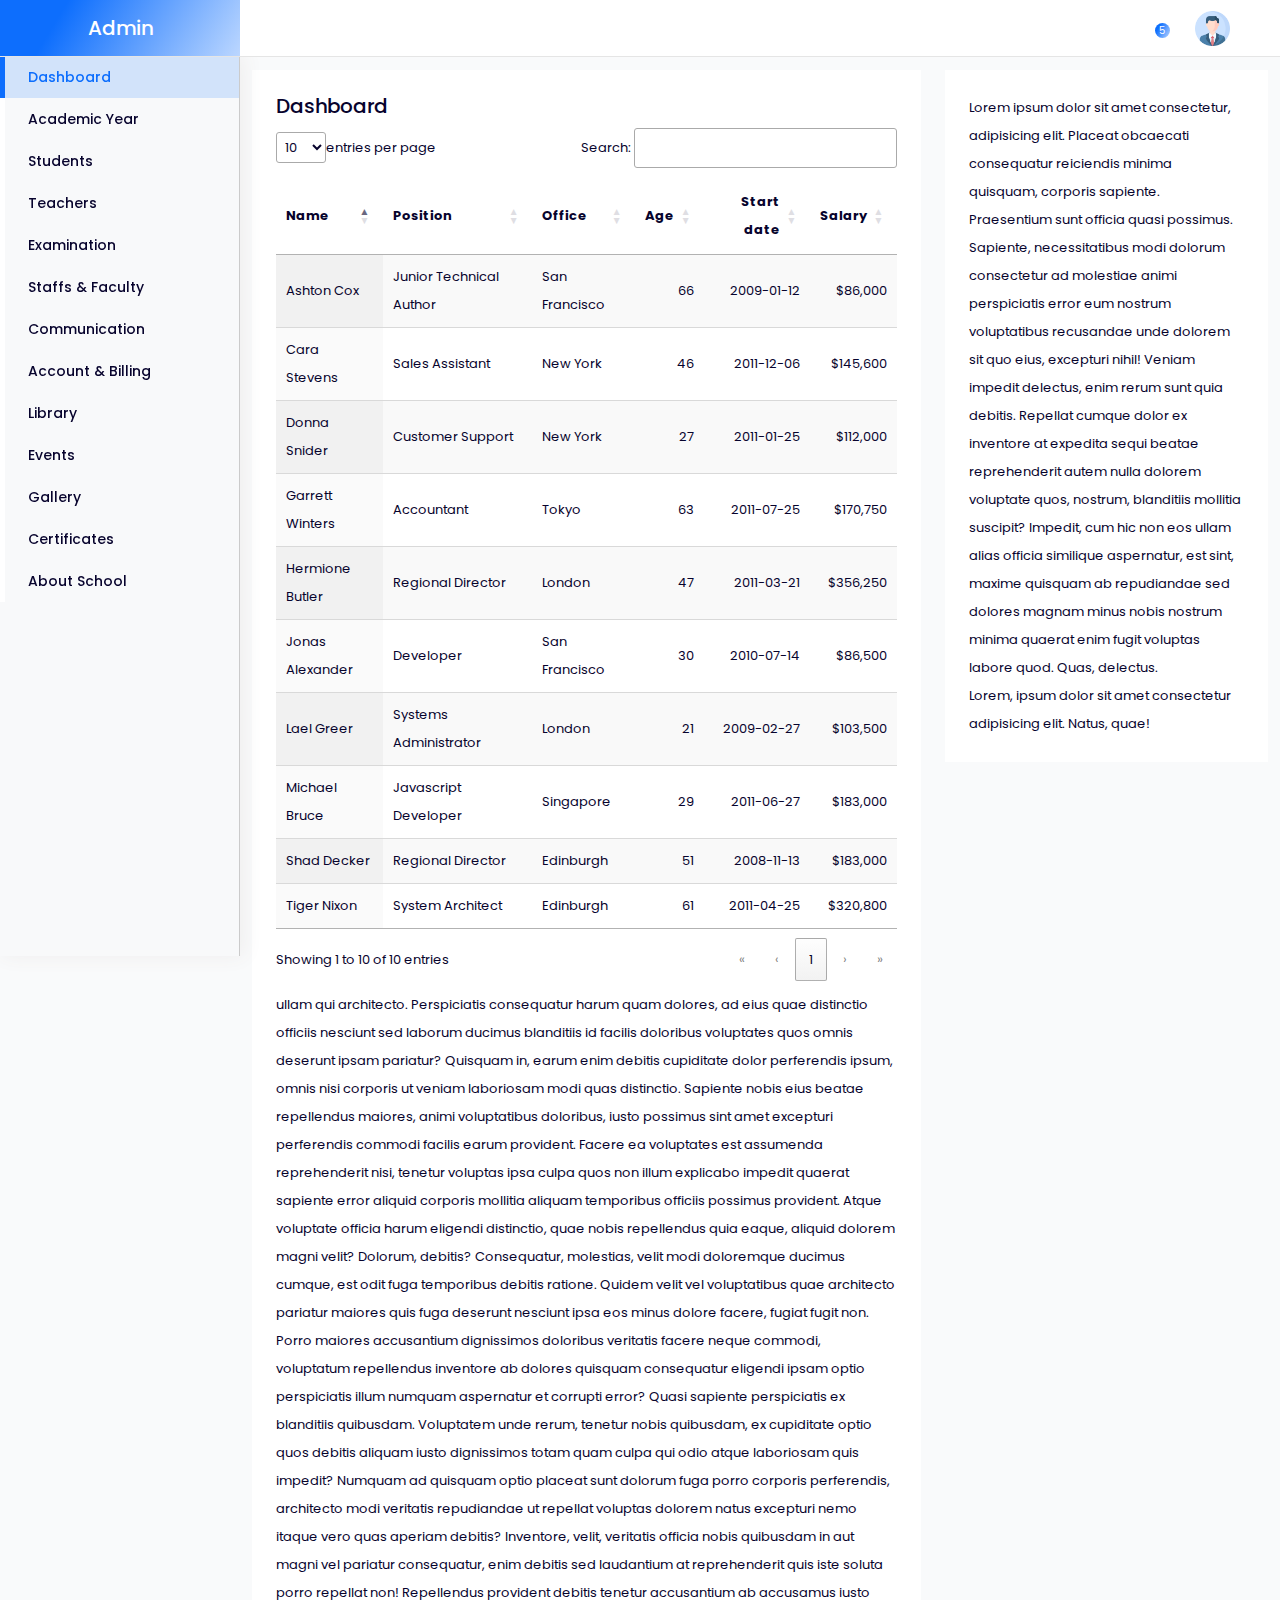
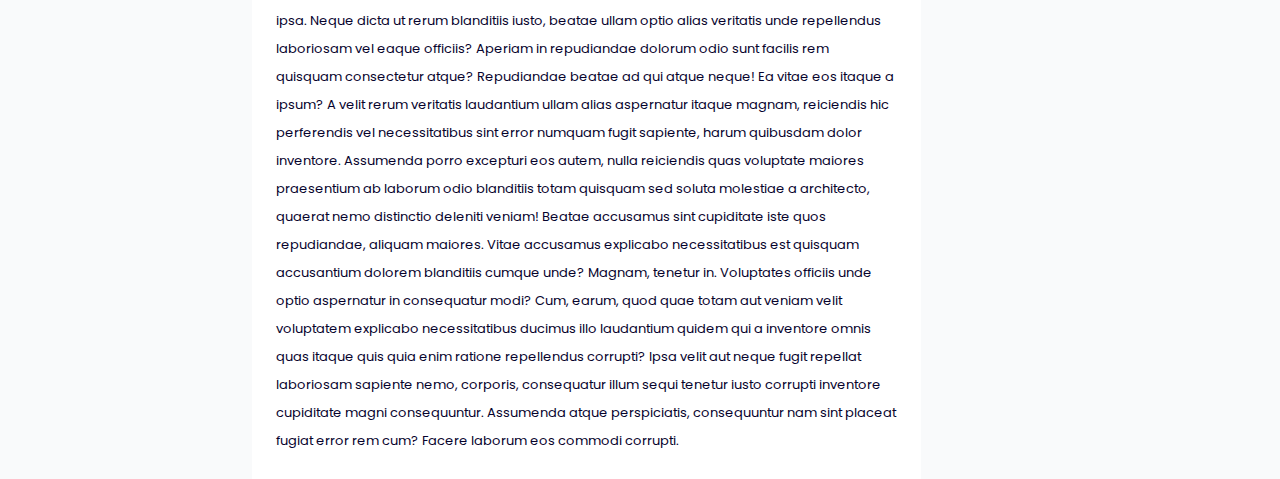
<file: index.html>
<!DOCTYPE html>
<html lang="en">

<head>
    <meta charset="UTF-8">
    <meta name="viewport" content="width=device-width, initial-scale=1.0">
    <link rel="stylesheet" href="https://cdnjs.cloudflare.com/ajax/libs/font-awesome/6.6.0/css/all.min.css"
        integrity="sha512-Kc323vGBEqzTmouAECnVceyQqyqdsSiqLQISBL29aUW4U/M7pSPA/gEUZQqv1cwx4OnYxTxve5UMg5GT6L4JJg=="
        crossorigin="anonymous" referrerpolicy="no-referrer" />
    <link href="assets/css/bootstrap.min.css" rel="stylesheet">
    <link rel="stylesheet" href="assets/css/global.css">
    <link rel="stylesheet" href="assets/css/responsive.css">
    <link rel="stylesheet" href="assets/css/dataTables.dataTables.css" />
    

    <title>Admin | Welcome</title>
</head>

<body>
    <div class="main-wrapper">
        <!-- NAVBAR -->
        <div class="header-container fixed-top">
            <header class="header navbar navbar-expand-sm expand-header">
                <!-- HEADER LEFT -->
                <div class="header-left d-flex">
                    <div class="logo">
                        Admin
                    </div>
                    <a href="#" class="sidebarCollapse" id="toggleBar" data-placement="bottom">
                        <i class="fa-sharp fa-solid fa-bars"></i>
                    </a>
                </div>
                <!-- HEADER LEFT ENDS -->

                <!-- HEADER RIGHT -->
                <ul class="navbar-item flexrow ml-auto">
                    <li class="nav-item dropdown user-profile-dropdown">
                        <a href="#" class="nav-link user" id="notify" data-bs-toggle="dropdown">
                            <i class="fa-regular fa-bell"></i>
                            <p class="count purple-grident">5</p>
                        </a>
                        <div class="dropdown-menu dropdown-menu-end" data-bs-popper="none">
                            <button class="dropdown-item" type="button">Action</button>
                            <button class="dropdown-item" type="button">Another action</button>
                            <button class="dropdown-item" type="button">Something else here</button>
                        </div>
                    </li>
                    <li class="nav-item dropdown user-profile-dropdown">
                        <a href="#" class="nav-link user" id="notify" data-bs-toggle="dropdown">
                            <img src="assets/img/profile.png" alt="" class="icon">
                        </a>
                        <div class="dropdown-menu dropdown-menu-end" data-bs-popper="none">
                            <div class="user-profile-section">
                                <div class="media max-auto">
                                    <img src="assets/img/profile.png" alt="" class="img-fluid">
                                    <div class="media-body">
                                        <h5>Hello Admin</h5>
                                        <p>Super Admin</p>
                                    </div>
                                </div>
                            </div>
                            <div class="dp-main-menu">
                                <a href="#" class="dropdown-item"> <i class="fa-solid fa-right-from-bracket"></i>
                                    Profile</a>
                                <a href="#" class="dropdown-item"> <i class="fa-solid fa-envelope"></i> Inbox</a>
                                <a href="#" class="dropdown-item"> <i class="fa-solid fa-right-from-bracket"></i>
                                    Logout</a>
                            </div>
                        </div>
                    </li>
                    <li class="nav-item dropdown user-profile-dropdown">
                        <a href="#" class="nav-link user" id="notify" data-bs-toggle="dropdown">
                            <i class="fa-solid fa-right-from-bracket"></i>
                        </a>
                    </li>
                </ul>
                <!-- HEADER RIGHT ENDS -->
            </header>
        </div>
        <!-- NAVBAR ENDS-->

        <!-- =========== SIDEBAR START =========== -->
        <div class="left-menu">
            <div class="menubar-content">
                <nav class="animated bounceInDown">
                    <ul id="sidebar">
                        <li>
                            <a href="#" class="active-sidenav"><i
                                    class="fa-solid fa-square-poll-vertical"></i>Dashboard</a>
                        </li>
                       
                        <li class="sub-menu">
                            <a href="#"><i class="fa-solid fa-graduation-cap"></i>Academic Year
                                <div class="fa fa-caret-down right"></div>
                            </a>
                            <ul class="left-menu-dp">
                                <li><a href="#"><i class="fa-solid fa-right-from-bracket"></i>Setting</a></li>
                                <li><a href="#"><i class="fa-solid fa-right-from-bracket"></i>Curriculum</a></li>
                                <li><a href="#"><i class="fa-solid fa-right-from-bracket"></i>Fee Structure</a></li>
                            </ul>
                        </li>
                        <li class="sub-menu">
                            <a href="#"><i class="fa-solid fa-graduation-cap"></i>Students
                                <div class="fa fa-caret-down right"></div>
                            </a>
                            <ul class="left-menu-dp">
                                <li><a href="#"><i class="fa-solid fa-right-from-bracket"></i>Profiles</a></li>
                                <li><a href="#"><i class="fa-solid fa-right-from-bracket"></i>Attendence</a></li>
                                <li><a href="#"><i class="fa-solid fa-right-from-bracket"></i>Gradebook</a></li>
                                <li><a href="#"><i class="fa-solid fa-right-from-bracket"></i>Leave Application</a></li>
                                <li><a href="#"><i class="fa-solid fa-right-from-bracket"></i>Billing & Invoice</a></li>
                            </ul>
                        </li>
                        <li class="sub-menu">
                            <a href="#"><i class="fa-solid fa-graduation-cap"></i>Teachers
                                <div class="fa fa-caret-down right"></div>
                            </a>
                            <ul class="left-menu-dp">
                                <li><a href="#"><i class="fa-solid fa-right-from-bracket"></i>Profiles</a></li>
                                <li><a href="#"><i class="fa-solid fa-right-from-bracket"></i>Attendence</a></li>
                                <li><a href="#"><i class="fa-solid fa-right-from-bracket"></i>Leave Application</a></li>
                                <li><a href="#"><i class="fa-solid fa-right-from-bracket"></i>Schedule</a></li>
                            </ul>
                        </li>
                        <li class="sub-menu">
                            <a href="#"><i class="fa-solid fa-graduation-cap"></i>Examination
                                <div class="fa fa-caret-down right"></div>
                            </a>
                            <ul class="left-menu-dp">
                                <li><a href="#"><i class="fa-solid fa-right-from-bracket"></i>Schedule</a></li>
                                <li><a href="#"><i class="fa-solid fa-right-from-bracket"></i>Questions</a></li>
                                <li><a href="#"><i class="fa-solid fa-right-from-bracket"></i>Results</a></li>
                            </ul>
                        </li>
                        <li class="sub-menu">
                            <a href="#"><i class="fa-solid fa-graduation-cap"></i>Staffs & Faculty
                                <div class="fa fa-caret-down right"></div>
                            </a>
                            <ul class="left-menu-dp">
                                <li><a href="#"><i class="fa-solid fa-right-from-bracket"></i>Profiles</a></li>
                                <li><a href="#"><i class="fa-solid fa-right-from-bracket"></i>Attehdence</a></li>
                                <li><a href="#"><i class="fa-solid fa-right-from-bracket"></i>Payrolls</a></li>
                            </ul>
                        </li>
                        <li class="sub-menu">
                            <a href="#"><i class="fa-solid fa-graduation-cap"></i>Communication
                                <div class="fa fa-caret-down right"></div>
                            </a>
                            <ul class="left-menu-dp">
                                <li><a href="#"><i class="fa-solid fa-right-from-bracket"></i>Announcement</a></li>
                                <li><a href="#"><i class="fa-solid fa-right-from-bracket"></i>Message</a></li>
                                <li><a href="#"><i class="fa-solid fa-right-from-bracket"></i>Notification</a></li>
                            </ul>
                        </li>
                        <li class="sub-menu">
                            <a href="#"><i class="fa-solid fa-graduation-cap"></i>Account & Billing
                                <div class="fa fa-caret-down right"></div>
                            </a>
                            <ul class="left-menu-dp">
                                <li><a href="#"><i class="fa-solid fa-right-from-bracket"></i>Students Fees</a></li>
                                <li><a href="#"><i class="fa-solid fa-right-from-bracket"></i>Staffs Payrolls</a></li>
                                <li><a href="#"><i class="fa-solid fa-right-from-bracket"></i>Invoice & Receipt</a></li>
                                <li><a href="#"><i class="fa-solid fa-right-from-bracket"></i>Transactions</a></li>
                            </ul>
                        </li>
                        <li class="sub-menu">
                            <a href="#"><i class="fa-solid fa-graduation-cap"></i>Library
                                <div class="fa fa-caret-down right"></div>
                            </a>
                            <ul class="left-menu-dp">
                                <li><a href="#"><i class="fa-solid fa-right-from-bracket"></i>Books Inventory</a></li>
                                <li><a href="#"><i class="fa-solid fa-right-from-bracket"></i>Issur / Retur </a></li>
                                <li><a href="#"><i class="fa-solid fa-right-from-bracket"></i>Report</a></li>
                            </ul>
                        </li>
                        <li class="sub-menu">
                            <a href="#"><i class="fa-solid fa-graduation-cap"></i>Events
                                <div class="fa fa-caret-down right"></div>
                            </a>
                            <ul class="left-menu-dp">
                                <li><a href="#"><i class="fa-solid fa-right-from-bracket"></i>Event List</a></li>
                                <li><a href="#"><i class="fa-solid fa-right-from-bracket"></i>Event Calendar </a></li>
                            </ul>
                        </li>
                        <li>
                            <a href="#"><i class="fa-solid fa-cash-register"></i>Gallery</a>
                        </li>
                        <li>
                            <a href="#"><i class="fa-solid fa-list-check"></i>Certificates</a>
                        </li>
                       
                        <li>
                            <a href="#"><i class="fa-solid fa-cash-register"></i>About School</a>
                        </li>
             
                  
                        
                    </ul>
                </nav>
            </div>
        </div>
        <!-- =========== SIDEBAR ENDS =========== -->


        <!-- ============= MAIN CONTAINER STARTS =========-->
        <div class="content-wrapper">
            <div class="dashboard-top-sec">
                <div class="container-fluid">
                    <div class="row">
                        <div class="col-lg-8">
                            <div class="bg-white top-chart-earn p-4">

                                        <div class="last-month">
                                            <h5>Dashboard</h5>
                                            <div>
                                                <div class="data-table-section table-responsive">
                                                    <table id="myTable" class="display" style="width:100%">
                                                        <thead>
                                                            <tr>
                                                                <th>Name</th>
                                                                <th>Position</th>
                                                                <th>Office</th>
                                                                <th>Age</th>
                                                                <th>Start date</th>
                                                                <th>Salary</th>
                                                            </tr>
                                                        </thead>
                                                        <tbody>
                                                            <tr>
                                                                <td>Tiger Nixon</td>
                                                                <td>System Architect</td>
                                                                <td>Edinburgh</td>
                                                                <td>61</td>
                                                                <td>2011-04-25</td>
                                                                <td>$320,800</td>
                                                            </tr>
                                                            <tr>
                                                                <td>Garrett Winters</td>
                                                                <td>Accountant</td>
                                                                <td>Tokyo</td>
                                                                <td>63</td>
                                                                <td>2011-07-25</td>
                                                                <td>$170,750</td>
                                                            </tr>
                                                            <tr>
                                                                <td>Ashton Cox</td>
                                                                <td>Junior Technical Author</td>
                                                                <td>San Francisco</td>
                                                                <td>66</td>
                                                                <td>2009-01-12</td>
                                                                <td>$86,000</td>
                                                            </tr>
                                                          
                                                            <tr>
                                                                <td>Cara Stevens</td>
                                                                <td>Sales Assistant</td>
                                                                <td>New York</td>
                                                                <td>46</td>
                                                                <td>2011-12-06</td>
                                                                <td>$145,600</td>
                                                            </tr>
                                                            <tr>
                                                                <td>Hermione Butler</td>
                                                                <td>Regional Director</td>
                                                                <td>London</td>
                                                                <td>47</td>
                                                                <td>2011-03-21</td>
                                                                <td>$356,250</td>
                                                            </tr>
                                                            <tr>
                                                                <td>Lael Greer</td>
                                                                <td>Systems Administrator</td>
                                                                <td>London</td>
                                                                <td>21</td>
                                                                <td>2009-02-27</td>
                                                                <td>$103,500</td>
                                                            </tr>
                                                            <tr>
                                                                <td>Jonas Alexander</td>
                                                                <td>Developer</td>
                                                                <td>San Francisco</td>
                                                                <td>30</td>
                                                                <td>2010-07-14</td>
                                                                <td>$86,500</td>
                                                            </tr>
                                                            <tr>
                                                                <td>Shad Decker</td>
                                                                <td>Regional Director</td>
                                                                <td>Edinburgh</td>
                                                                <td>51</td>
                                                                <td>2008-11-13</td>
                                                                <td>$183,000</td>
                                                            </tr>
                                                            <tr>
                                                                <td>Michael Bruce</td>
                                                                <td>Javascript Developer</td>
                                                                <td>Singapore</td>
                                                                <td>29</td>
                                                                <td>2011-06-27</td>
                                                                <td>$183,000</td>
                                                            </tr>
                                                            <tr>
                                                                <td>Donna Snider</td>
                                                                <td>Customer Support</td>
                                                                <td>New York</td>
                                                                <td>27</td>
                                                                <td>2011-01-25</td>
                                                                <td>$112,000</td>
                                                            </tr>
                                                        </tbody>
                                                        <!-- <tfoot>
                                                            <tr>
                                                                <th>Name</th>
                                                                <th>Position</th>
                                                                <th>Office</th>
                                                                <th>Age</th>
                                                                <th>Start date</th>
                                                                <th>Salary</th>
                                                            </tr>
                                                        </tfoot> -->
                                                    </table>
                                                </div>
                                            </div>
                                        </div>
                                    <p>
                                        ullam qui architecto. Perspiciatis consequatur harum quam dolores, ad eius quae distinctio officiis nesciunt sed laborum ducimus blanditiis id facilis doloribus voluptates quos omnis deserunt ipsam pariatur? Quisquam in, earum enim debitis cupiditate dolor perferendis ipsum, omnis nisi corporis ut veniam laboriosam modi quas distinctio. Sapiente nobis eius beatae repellendus maiores, animi voluptatibus doloribus, iusto possimus sint amet excepturi perferendis commodi facilis earum provident. Facere ea voluptates est assumenda reprehenderit nisi, tenetur voluptas ipsa culpa quos non illum explicabo impedit quaerat sapiente error aliquid corporis mollitia aliquam temporibus officiis possimus provident. Atque voluptate officia harum eligendi distinctio, quae nobis repellendus quia eaque, aliquid dolorem magni velit? Dolorum, debitis? Consequatur, molestias, velit modi doloremque ducimus cumque, est odit fuga temporibus debitis ratione. Quidem velit vel voluptatibus quae architecto pariatur maiores quis fuga deserunt nesciunt ipsa eos minus dolore facere, fugiat fugit non. Porro maiores accusantium dignissimos doloribus veritatis facere neque commodi, voluptatum repellendus inventore ab dolores quisquam consequatur eligendi ipsam optio perspiciatis illum numquam aspernatur et corrupti error? Quasi sapiente perspiciatis ex blanditiis quibusdam. Voluptatem unde rerum, tenetur nobis quibusdam, ex cupiditate optio quos debitis aliquam iusto dignissimos totam quam culpa qui odio atque laboriosam quis impedit? Numquam ad quisquam optio placeat sunt dolorum fuga porro corporis perferendis, architecto modi veritatis repudiandae ut repellat voluptas dolorem natus excepturi nemo itaque vero quas aperiam debitis? Inventore, velit, veritatis officia nobis quibusdam in aut magni vel pariatur consequatur, enim debitis sed laudantium at reprehenderit quis iste soluta porro repellat non! Repellendus provident debitis tenetur accusantium ab accusamus iusto ipsa. Neque dicta ut rerum blanditiis iusto, beatae ullam optio alias veritatis unde repellendus laboriosam vel eaque officiis? Aperiam in repudiandae dolorum odio sunt facilis rem quisquam consectetur atque? Repudiandae beatae ad qui atque neque! Ea vitae eos itaque a ipsum? A velit rerum veritatis laudantium ullam alias aspernatur itaque magnam, reiciendis hic perferendis vel necessitatibus sint error numquam fugit sapiente, harum quibusdam dolor inventore. Assumenda porro excepturi eos autem, nulla reiciendis quas voluptate maiores praesentium ab laborum odio blanditiis totam quisquam sed soluta molestiae a architecto, quaerat nemo distinctio deleniti veniam! Beatae accusamus sint cupiditate iste quos repudiandae, aliquam maiores. Vitae accusamus explicabo necessitatibus est quisquam accusantium dolorem blanditiis cumque unde? Magnam, tenetur in. Voluptates officiis unde optio aspernatur in consequatur modi? Cum, earum, quod quae totam aut veniam velit voluptatem explicabo necessitatibus ducimus illo laudantium quidem qui a inventore omnis quas itaque quis quia enim ratione repellendus corrupti? Ipsa velit aut neque fugit repellat laboriosam sapiente nemo, corporis, consequatur illum sequi tenetur iusto corrupti inventore cupiditate magni consequuntur. Assumenda atque perspiciatis, consequuntur nam sint placeat fugiat error rem cum? Facere laborum eos commodi corrupti.</p>
                            </div>
                        </div>
                        <div class="col-lg-4">
                            <div class="bg-white p-4">
                                <p>Lorem ipsum dolor sit amet consectetur, adipisicing elit. Placeat obcaecati
                                    consequatur reiciendis minima quisquam, corporis sapiente. Praesentium sunt officia
                                    quasi possimus. Sapiente, necessitatibus modi dolorum consectetur ad molestiae animi
                                    perspiciatis error eum nostrum voluptatibus recusandae unde dolorem sit quo eius,
                                    excepturi nihil! Veniam impedit delectus, enim rerum sunt quia debitis. Repellat
                                    cumque dolor ex inventore at expedita sequi beatae reprehenderit autem nulla dolorem
                                    voluptate quos, nostrum, blanditiis mollitia suscipit? Impedit, cum hic non eos
                                    ullam alias officia similique aspernatur, est sint, maxime quisquam ab repudiandae
                                    sed dolores magnam minus nobis nostrum minima quaerat enim fugit voluptas labore
                                    quod. Quas, delectus.</p>
                                <p>Lorem, ipsum dolor sit amet consectetur adipisicing elit. Natus, quae!</p>
                            </div>
                        </div>
                    </div>
                </div>
            </div>
        </div>
        <!-- ============= MAIN CONTAINER ENDS =========-->

    </div>
    <script src="assets/js/jquery.min.js"></script>
    <script src="assets/js/bootstrap.bundle.min.js"></script>
    <script src="assets/js/dataTables.js"></script>
    <script src="assets/js/global.js"></script>
</body>

</html>
</file>
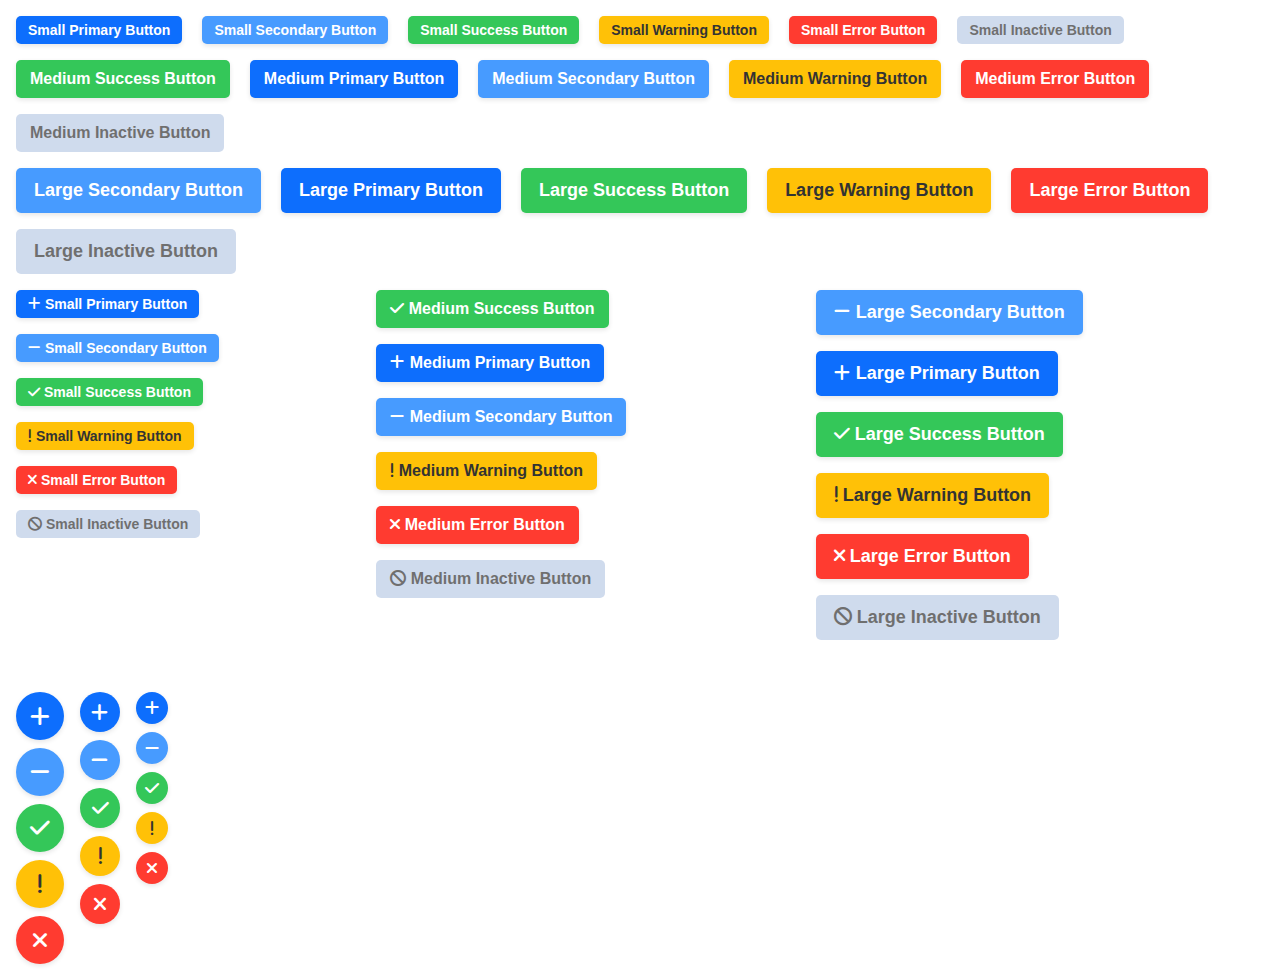
<file: buttons.html>
<!DOCTYPE html>
<html lang="en">

<head>
    <meta charset="UTF-8">
    <meta name="viewport" content="width=device-width, initial-scale=1.0">
    <title>Button Demo</title>

    <!-- FontAwesome 6 CDN -->
    <link rel="stylesheet" href="https://cdnjs.cloudflare.com/ajax/libs/font-awesome/6.0.0-beta3/css/all.min.css">

    <style>
        /* Updated :root with provided CSS variables */
        :root {
            /* ======= Font Family ========== */
            --font-family-body: "Nunito Sans", sans-serif;

            /* ======= Primary Theme Color ======= */
            --color-primary: #0D6EFD;
            --color-secondary: #479BFF;

            --color-gray: #D1D5DB;
            --color-light-1: #0d6efd29;
            --color-light-2: #f2f2f2;

            --feedback-success-green: #34C759;
            --feedback-warning-yellow: #FFC107;
            --feedback-error-red: #FF3B30;
            --inactive-muted-blue: #BCCCE6;

            /* ======= Gradient Background Colors (No Button Gradient) ======= */
            --gradient-primary: linear-gradient(121deg, var(--color-primary) 25%, #3989ff57 100%);
            --gradient-secondary: linear-gradient(135deg, #479BFF, #A5CFFF);
            --gradient-success: linear-gradient(135deg, #34C759, #28a745);
            --gradient-warning: linear-gradient(135deg, #FFC107, #f7c900);
            --gradient-error: linear-gradient(135deg, #FF3B30, #d32f2f);
            --gradient-inactive: linear-gradient(135deg, #BCCCE6, #D1D5DB);

            /* ======= Background and Text Colors ======= */
            --bg-white: #FFFFFF;
            --bg-light: #F4F6F8;
            --bg-gray-light: #D1D5DB;

            --bg-dark: #333333;
            --bg-gray-dark: #9CA3AF;

            --bg-scrollbar: #9fc6ff;

            --bg-hover: #d0e4ff5c;

            --text-primary: var(--color-primary);
            --text-light: #FFFFFF;
            --text-dark: #333333;
            --text-gray: #f8f9fa;

            --color-border-bottom: #e5e5e5;

            /* ======= box shadow ========= */
            --box-shadow-bottom: -1px 4px 20px #f1f1f185;
            --box-shadow-right: 3px -1px 19px 1px #efeeee;

            /* ======= Button Hover Colors ======= */
            --hover-deep-blue: #0A58CA;
        }

        .btn {
            font-weight: 600;
            margin: 8px;
            border: none;
            border-radius: 5px;
            cursor: pointer;
            transition: background-color 0.3s ease, transform 0.2s ease, box-shadow 0.2s ease;
            color: var(--text-light);
            box-shadow: 0 2px 5px rgba(0, 0, 0, 0.1);
        }

        /* Size Variants */
        .btn-small {
            font-size: 0.875em;
            padding: 6px 12px;
        }

        .btn-medium {
            font-size: 1em;
            padding: 10px 14px;
        }

        .btn-large {
            font-size: 1.125em;
            padding: 12px 18px;
        }

        /* Primary Button */
        .btn-primary {
            background-color: var(--color-primary);
        }

        .btn-primary:hover {
            background-color: var(--hover-deep-blue);
            box-shadow: 0 4px 8px rgba(0, 0, 0, 0.2);
        }

        /* Secondary Button */
        .btn-secondary {
            background-color: var(--color-secondary);
        }

        .btn-secondary:hover {
            background-color: var(--hover-deep-blue);
            box-shadow: 0 4px 8px rgba(0, 0, 0, 0.2);
        }

        /* Success Button */
        .btn-success {
            background-color: var(--feedback-success-green);
        }

        .btn-success:hover {
            background-color: #28a745;
            box-shadow: 0 4px 8px rgba(0, 0, 0, 0.2);
        }

        /* Warning Button */
        .btn-warning {
            background-color: var(--feedback-warning-yellow);
            color: var(--text-dark);
        }

        .btn-warning:hover {
            background-color: #e0a800;
            box-shadow: 0 4px 8px rgba(0, 0, 0, 0.2);
        }

        /* Error Button */
        .btn-error {
            background-color: var(--feedback-error-red);
        }

        .btn-error:hover {
            background-color: #d32f2f;
            box-shadow: 0 4px 8px rgba(0, 0, 0, 0.2);
        }

        /* Inactive Button */
        .btn-inactive {
            background-color: var(--inactive-muted-blue);
            color: var(--text-dark);
            cursor: not-allowed;
            opacity: 0.7;
            box-shadow: none;
        }

        /* Round Icon Button */
        .btn-icon {
            padding: 0;
            border-radius: 50%;
            display: flex;
            align-items: center;
            justify-content: center;
        }

        .btn-icon-small {
            width: 32px;
            height: 32px;
            font-size: 1em;
        }

        .btn-icon-medium {
            width: 40px;
            height: 40px;
            font-size: 1.2em;
        }

        .btn-icon-large {
            width: 48px;
            height: 48px;
            font-size: 1.4em;
        }

        /* Variant Colors for Icon Button */
        .btn-icon-primary {
            background-color: var(--color-primary);
        }

        .btn-icon-primary:hover {
            background-color: var(--hover-deep-blue);
            box-shadow: 0 4px 8px rgba(0, 0, 0, 0.2);
        }

        .btn-icon-secondary {
            background-color: var(--color-secondary);
        }

        .btn-icon-secondary:hover {
            background-color: var(--hover-deep-blue);
            box-shadow: 0 4px 8px rgba(0, 0, 0, 0.2);
        }

        .btn-icon-success {
            background-color: var(--feedback-success-green);
        }

        .btn-icon-success:hover {
            background-color: #28a745;
            box-shadow: 0 4px 8px rgba(0, 0, 0, 0.2);
        }

        .btn-icon-warning {
            background-color: var(--feedback-warning-yellow);
            color: var(--text-dark);
        }

        .btn-icon-warning:hover {
            background-color: #e0a800;
            box-shadow: 0 4px 8px rgba(0, 0, 0, 0.2);
        }

        .btn-icon-error {
            background-color: var(--feedback-error-red);
        }

        .btn-icon-error:hover {
            background-color: #d32f2f;
            box-shadow: 0 4px 8px rgba(0, 0, 0, 0.2);
        }
    </style>
</head>

<body>

    <div style="display: flex; flex-wrap: wrap;">
        
    </div>

    <div style="display: flex; flex-wrap: wrap;">

        <!-- Standard Buttons -->
        <div>
            <button class="btn btn-primary btn-small">Small Primary Button</button>
            <button class="btn btn-secondary btn-small">Small Secondary Button</button>
            <button class="btn btn-success btn-small">Small Success Button</button>
            <button class="btn btn-warning btn-small">Small Warning Button</button>
            <button class="btn btn-error btn-small">Small Error Button</button>
            <button class="btn btn-inactive btn-small">Small Inactive Button</button>
        </div>

        <div>
            <button class="btn btn-success btn-medium">Medium Success Button</button>
            <button class="btn btn-primary btn-medium">Medium Primary Button</button>
            <button class="btn btn-secondary btn-medium">Medium Secondary Button</button>
            <button class="btn btn-warning btn-medium">Medium Warning Button</button>
            <button class="btn btn-error btn-medium">Medium Error Button</button>
            <button class="btn btn-inactive btn-medium">Medium Inactive Button</button>
        </div>

        <div>
            <button class="btn btn-secondary btn-large">Large Secondary Button</button>
            <button class="btn btn-primary btn-large">Large Primary Button</button>
            <button class="btn btn-success btn-large">Large Success Button</button>
            <button class="btn btn-warning btn-large">Large Warning Button</button>
            <button class="btn btn-error btn-large">Large Error Button</button>
            <button class="btn btn-inactive btn-large">Large Inactive Button</button>
        </div>
    </div>

    <div style="display: flex;">

        <!-- Small Buttons with Icons -->
        <div>
            <button class="btn btn-primary btn-small"><i class="fas fa-plus"></i> Small Primary Button</button>
            <button class="btn btn-secondary btn-small"><i class="fas fa-minus"></i> Small Secondary Button</button>
            <button class="btn btn-success btn-small"><i class="fas fa-check"></i> Small Success Button</button>
            <button class="btn btn-warning btn-small"><i class="fas fa-exclamation"></i> Small Warning Button</button>
            <button class="btn btn-error btn-small"><i class="fas fa-times"></i> Small Error Button</button>
            <button class="btn btn-inactive btn-small"><i class="fas fa-ban"></i> Small Inactive Button</button>
        </div>

        <!-- Medium Buttons with Icons -->
        <div>
            <button class="btn btn-success btn-medium"><i class="fas fa-check"></i> Medium Success Button</button>
            <button class="btn btn-primary btn-medium"><i class="fas fa-plus"></i> Medium Primary Button</button>
            <button class="btn btn-secondary btn-medium"><i class="fas fa-minus"></i> Medium Secondary Button</button>
            <button class="btn btn-warning btn-medium"><i class="fas fa-exclamation"></i> Medium Warning Button</button>
            <button class="btn btn-error btn-medium"><i class="fas fa-times"></i> Medium Error Button</button>
            <button class="btn btn-inactive btn-medium"><i class="fas fa-ban"></i> Medium Inactive Button</button>
        </div>

        <!-- Large Buttons with Icons -->
        <div>
            <button class="btn btn-secondary btn-large"><i class="fas fa-minus"></i> Large Secondary Button</button>
            <button class="btn btn-primary btn-large"><i class="fas fa-plus"></i> Large Primary Button</button>
            <button class="btn btn-success btn-large"><i class="fas fa-check"></i> Large Success Button</button>
            <button class="btn btn-warning btn-large"><i class="fas fa-exclamation"></i> Large Warning Button</button>
            <button class="btn btn-error btn-large"><i class="fas fa-times"></i> Large Error Button</button>
            <button class="btn btn-inactive btn-large"><i class="fas fa-ban"></i> Large Inactive Button</button>
        </div>
    </div>

    <br><br>
    <div style="display: flex;">
        <div>

            <!-- Icon Buttons -->
            <button class="btn btn-icon btn-icon-primary btn-icon-large">
                <i class="fas fa-plus"></i>
            </button>
            <button class="btn btn-icon btn-icon-secondary btn-icon-large">
                <i class="fas fa-minus"></i>
            </button>
            <button class="btn btn-icon btn-icon-success btn-icon-large">
                <i class="fas fa-check"></i>
            </button>
            <button class="btn btn-icon btn-icon-warning btn-icon-large">
                <i class="fas fa-exclamation"></i>
            </button>
            <button class="btn btn-icon btn-icon-error btn-icon-large">
                <i class="fas fa-times"></i>
            </button>
        </div>

        <div>

            <button class="btn btn-icon btn-icon-primary btn-icon-medium">
                <i class="fas fa-plus"></i>
            </button>
            <button class="btn btn-icon btn-icon-secondary btn-icon-medium">
                <i class="fas fa-minus"></i>
            </button>
            <button class="btn btn-icon btn-icon-success btn-icon-medium">
                <i class="fas fa-check"></i>
            </button>
            <button class="btn btn-icon btn-icon-warning btn-icon-medium">
                <i class="fas fa-exclamation"></i>
            </button>
            <button class="btn btn-icon btn-icon-error btn-icon-medium">
                <i class="fas fa-times"></i>
            </button>
        </div>



        <div>

            <button class="btn btn-icon btn-icon-primary btn-icon-small">
                <i class="fas fa-plus"></i>
            </button>
            <button class="btn btn-icon btn-icon-secondary btn-icon-small">
                <i class="fas fa-minus"></i>
            </button>
            <button class="btn btn-icon btn-icon-success btn-icon-small">
                <i class="fas fa-check"></i>
            </button>
            <button class="btn btn-icon btn-icon-warning btn-icon-small">
                <i class="fas fa-exclamation"></i>
            </button>
            <button class="btn btn-icon btn-icon-error btn-icon-small">
                <i class="fas fa-times"></i>
            </button>
        </div>
    </div>

</body>

</html>
</file>
<file: assets/css/global.css>
/* ============================== */
/* GLOBAL VARIABLES AND CSS STARTS */
/* ============================== */

@import url('https://fonts.googleapis.com/css2?family=Poppins:ital,wght@0,100;0,200;0,300;0,400;0,500;0,600;0,700;0,800;0,900;1,100;1,200;1,300;1,400;1,500;1,600;1,700;1,800;1,900&display=swap');
*{
    padding: 0;
    margin: 0;
    outline: none;
}
/* ================== variable css =========== */
:root{
    --header-height:3rem;
    /* ======== colors ======== */
    --main-color:#0d6efd;
    --gray-color:#f8f9fa;
    --second-color:rgb(7,3,45);
    --black-color:rgb(7,3,45);
    --main-grident: linear-gradient(121deg, #0d6efd 25%, #3989ff57 100%);
    --dark-bg: #383848;
    --main-color-all:#af547d;
    --text-color:#707070;
    --white-color:#ffffff;
    --box-shadow: -1px 4px 20px #f1f1f185;
    --white-alt:#e6e6e6;
    --active-bg:#0d6efd29;
    --bg-scrollbar:#9fc6ff;
    /* ========== FONT AND TYPOGRAPHY====== */
    --body-font: 'Poppins', sans-serif;
    --bigger-font-size:2.25rem;
    --h1-font-size:1.5rem;
    --h2-font-size:1.25rem;
    --h3-font-size:1rem;
    --normal-font-size:.938rem;
    --small-font-size:.813rem;
    --smaller-font-size:.75rem;
    /* ======== FONT WIDTH ====== */
    --font-medium:500;
    --font-semi-bold:600;
    /* ======= MARGIN PADDING ====== */
    --mb-1:.5rem;
    --mb-2:1rem;
    --mb-3:1.5rem;
    --mb-4:2rem;
    --mb-5:2.5rem;
    --mb-6:3rem;
    /* ============= z-index ==== */
    --z-tooltip:10;
    --z-fixed:100;
}

/* ============== css variable end ======= */
/* ========================================= */

/* =========== BASE STYLE STARTS ======== */
*,
::before,
::after{
    box-sizing: border-box;
}
html{
    scroll-behavior: smooth;
}
body{
    color: var(--second-color);
    font-size: 13px;
    font-weight: 400;
    font-family: var(--body-font);
    line-height: 28px;
    background: hsl(200deg 27% 98%);
}
img{
    vertical-align: middle;
    height: auto;
}
a{
    text-decoration: none;
    display: inline-block;
}
a:hover{
    text-decoration: none;
    color: var(--white-color);
}
ul, ol{
    list-style: none;
}
button:focus{
    outline: none;
}
/* ========= BASE STYLES ENDS ========= */
/* ===================================== */
h1,h2,h3,h4,h5,h6, p,ul,li,span,label{
    margin: 0;
}
ul{
    padding: 0;
    list-style: none;
}
.ovh{
    overflow: hidden;
}
table.table{
    white-space: nowrap;
}
.di-btn{
    color: aliceblue;
    padding: .7rem var(--mb-2);
    font-weight: 500;
    border-radius: 3px;
    box-shadow: 0px 6px 19px 1px #06041d4a;
}
.purple-grident{
    background: var(--main-grident);
}
.bg-cla{
    background: var(--main-color);
}
.bg-clc{
    background: linear-gradient(121deg, rgb(92, 26, 195), rgba(136, 25, 206, 0.95) 100%);
}
.bg-clc{
    background: linear-gradient(121deg, rgb(26, 179, 195), rgba(25, 97, 206, 0.95) 100%);

}
.bg-clc{
    background: linear-gradient(121deg, rgb(232, 202, 53), rgba(206, 125, 25, 0.95) 100%);
}



::-webkit-scrollbar {
    width: 8px;
    background: var(--gray-color);
    border-radius: 0;
}
::-webkit-scrollbar-thumb {
    border-radius: 0;
    background: var(--bg-scrollbar);
}
::-webkit-scrollbar-track {
    border-radius: 0;
    background: var(--gray-color);
}
::selection {
    background: #b3d4fc;
    text-shadow: none;
}


/* Parent container */
body {
    overflow-y: scroll;        /* Enables vertical scrolling */
    scrollbar-width: 0;     /* Firefox - hides scrollbar */
    -ms-overflow-style: 0;  /* Internet Explorer and Edge - hides scrollbar */
}

/* For Webkit browsers (Chrome, Safari, etc.) */
body::-webkit-scrollbar {
    display: none;             /* Hides scrollbar for Webkit browsers */
}



/* ============================== */
/* GLOBAL VARIABLES AND CSS ENDS */
/* ============================== */


















/* ============================== */
    /* LAYOUTS CSS STARTS */
/* ============================== */

.header-container {
    background: #fff;
    /* box-shadow: -1px 4px 20px #f1f1f185; */
}
header.header {
    justify-content: space-between;
    align-items: center;
    padding: 0;
    border-bottom: 1px solid #e5e5e5;
}
.header-left {
    justify-content: space-between;
    align-items: center;
    height: 56px;
}
ul.navbar-item {
    display: flex;
}
.dropdown {
    position: relative;
}
.user-profile-dropdown {
    margin-left: 20px;
    margin-right: 15px;
    display: flex;
    align-items: center;
}
.nav-link.user {
    padding: 5px 0;
    font-size: 25px;
    position: relative;
}
img.icon {
    width: 35px;
}
/* logo */
.logo {
    width: 240px;
    text-align: center;
    font-size: 20px;
    font-weight: 500;
    padding: 14px 0;
    background: var(--main-grident);
    color: var(--white-color);
}
a.sidebarCollapse {
    padding-left: 16px;
    color: var(--second-color);
    font-size: 20px;
}
p.count {
    position: absolute;
    top: 0;
    font-size: 10px;
    color: var(--white-color);
    height: 15px;
    width: 15px;
    display: flex;
    align-items: center;
    justify-content: space-around;
    border-radius: 50%;
    right: -10px;
}
i.fa-regular.fa-bell,
i.fa-solid.fa-gear {
    font-size: 28px;
}
/* ======= dropdown ===== */
.dropdown-menu {
    position: absolute;
    z-index: var(--z-fixed);
    max-width: 15rem;
    padding: 0;
    margin: 0;
    font-size: 1rem;
    color: #212529;
    text-align: left;
    list-style: none;
    border-radius: .25rem;
    background: #fff;
    box-shadow: -1px 4px 20px #f1f1f185;
    border: 1px solid #f5f5f5;
}
/* ======== dashboard profile icon ====== */
img.img-fluid.mr-2 {
    width: 70px;
    height: 70px;
    border-radius: 50%;
}
.media {
    background: var(--main-color);
    text-align: center;
    padding-top: 10px;
}
.media-body {
    margin-top: 10px;
    padding-bottom: 10px;
    line-height: 20px;
}
.media-body h5 {
    font-weight: 700;
    color: var(--white-color);
}
.media-body p {
    font-size: 13px;
    color: var(--white-color);
}
a.dropdown-item i {
    color: var(--main-color);
    padding-right: 8px;
}
/* ========== SIDEBAR STARTS HERE ======== */
.left-menu {
    height: 100vh;
    width: 240px;
    position: fixed;
    box-shadow: 3px -1px 19px 1px #efeeee;
    overflow-y: auto;
    overflow-x: hidden;
    transition: .5s;
    margin-top: -14px;
    background: var(--gray-color);
    border-right: 1px solid #cbcbcb;
}
.left-menu.hide {
    width: 0;
}
nav.animated {
    position: relative;
    width: 240px;
}
/* left sidebar */
ul#sidebar {
    margin: 0;
    padding: 0;
}

#sidebar li a {
    display: block;
    padding: 7px 15px;
    font-size: 14px;
    font-weight: 500;
    color: var(--black-color);
    border-left: 5px solid #fff;
}
#sidebar li a:hover {
    color: var(--main-color);
    background: #f2f2f2;
    border-left: 5px solid var(--main-color);
}
#sidebar li a.active-sidenav {
    border-left: 5px solid var(--main-color);
    color: var(--main-color);
    background: var(--active-bg);
}
li.active a {
    color: var(--main-color);
    background: #f9f9f9;
}
ul#sidebar li a i {
    padding-right: 8px;
    font-size: 14px;
    color: var(--main-color);
}
ul.left-menu-dp li{
    border-left: 0 !important;
}
ul.left-menu-dp li a {
    padding-left: 40px !important;
}



/* ============================== */
    /* LAYOUTS CSS STARTS */
/* ============================== */










/* ============================== */
    /* CUSTOM CSS STARTS */
/* ============================== */
.content-wrapper {
    margin-left: 240px;
    top: 20px;
    margin-top: 70px;
    transition: .5s;
}
.content-wrapper.hide {
    margin-left: 0;
}
</file>
<file: assets/css/responsive.css>
@media(max-width: 1200px){
    .left-menu{
        height: 100vh;
        width: 0;
        position: absolute;
        box-shadow: 3px -1px 19px 1px #ddd;
        overflow-x: hidden;
        overflow-y: auto;
        background-color: var(--white-color);
        transition: .5s;
        z-index: 99;
    }
    .content-wrapper{
        margin-left: 0;
    }
    .left-menu.hide{
        transition: .5s;
        width: 200px;
        position: fixed;
        z-index: 99;
    }
    .logo {
        width: 200px;
        transition: .6s;
    }
}
@media (max-width:540px) {
    .logo{
        display: none;
    }
}
</file>
<file: assets/css/dataTables.dataTables.css>
@charset "UTF-8";
:root {
  --dt-row-selected: 13, 110, 253;
  --dt-row-selected-text: 255, 255, 255;
  --dt-row-selected-link: 9, 10, 11;
  --dt-row-stripe: 0, 0, 0;
  --dt-row-hover: 0, 0, 0;
  --dt-column-ordering: 0, 0, 0;
  --dt-html-background: white;
}
:root.dark {
  --dt-html-background: rgb(33, 37, 41);
}

table.dataTable td.dt-control {
  text-align: center;
  cursor: pointer;
}
table.dataTable td.dt-control:before {
  display: inline-block;
  box-sizing: border-box;
  content: "";
  border-top: 5px solid transparent;
  border-left: 10px solid rgba(0, 0, 0, 0.5);
  border-bottom: 5px solid transparent;
  border-right: 0px solid transparent;
}
table.dataTable tr.dt-hasChild td.dt-control:before {
  border-top: 10px solid rgba(0, 0, 0, 0.5);
  border-left: 5px solid transparent;
  border-bottom: 0px solid transparent;
  border-right: 5px solid transparent;
}

html.dark table.dataTable td.dt-control:before,
:root[data-bs-theme=dark] table.dataTable td.dt-control:before,
:root[data-theme=dark] table.dataTable td.dt-control:before {
  border-left-color: rgba(255, 255, 255, 0.5);
}
html.dark table.dataTable tr.dt-hasChild td.dt-control:before,
:root[data-bs-theme=dark] table.dataTable tr.dt-hasChild td.dt-control:before,
:root[data-theme=dark] table.dataTable tr.dt-hasChild td.dt-control:before {
  border-top-color: rgba(255, 255, 255, 0.5);
  border-left-color: transparent;
}

div.dt-scroll {
  width: 100%;
}

div.dt-scroll-body thead tr,
div.dt-scroll-body tfoot tr {
  height: 0;
}
div.dt-scroll-body thead tr th, div.dt-scroll-body thead tr td,
div.dt-scroll-body tfoot tr th,
div.dt-scroll-body tfoot tr td {
  height: 0 !important;
  padding-top: 0px !important;
  padding-bottom: 0px !important;
  border-top-width: 0px !important;
  border-bottom-width: 0px !important;
}
div.dt-scroll-body thead tr th div.dt-scroll-sizing, div.dt-scroll-body thead tr td div.dt-scroll-sizing,
div.dt-scroll-body tfoot tr th div.dt-scroll-sizing,
div.dt-scroll-body tfoot tr td div.dt-scroll-sizing {
  height: 0 !important;
  overflow: hidden !important;
}

table.dataTable thead > tr > th:active,
table.dataTable thead > tr > td:active {
  outline: none;
}
table.dataTable thead > tr > th.dt-orderable-asc span.dt-column-order:before, table.dataTable thead > tr > th.dt-ordering-asc span.dt-column-order:before,
table.dataTable thead > tr > td.dt-orderable-asc span.dt-column-order:before,
table.dataTable thead > tr > td.dt-ordering-asc span.dt-column-order:before {
  position: absolute;
  display: block;
  bottom: 50%;
  content: "▲";
  content: "▲"/"";
}
table.dataTable thead > tr > th.dt-orderable-desc span.dt-column-order:after, table.dataTable thead > tr > th.dt-ordering-desc span.dt-column-order:after,
table.dataTable thead > tr > td.dt-orderable-desc span.dt-column-order:after,
table.dataTable thead > tr > td.dt-ordering-desc span.dt-column-order:after {
  position: absolute;
  display: block;
  top: 50%;
  content: "▼";
  content: "▼"/"";
}
table.dataTable thead > tr > th.dt-orderable-asc, table.dataTable thead > tr > th.dt-orderable-desc, table.dataTable thead > tr > th.dt-ordering-asc, table.dataTable thead > tr > th.dt-ordering-desc,
table.dataTable thead > tr > td.dt-orderable-asc,
table.dataTable thead > tr > td.dt-orderable-desc,
table.dataTable thead > tr > td.dt-ordering-asc,
table.dataTable thead > tr > td.dt-ordering-desc {
  position: relative;
  padding-right: 30px;
}
table.dataTable thead > tr > th.dt-orderable-asc span.dt-column-order, table.dataTable thead > tr > th.dt-orderable-desc span.dt-column-order, table.dataTable thead > tr > th.dt-ordering-asc span.dt-column-order, table.dataTable thead > tr > th.dt-ordering-desc span.dt-column-order,
table.dataTable thead > tr > td.dt-orderable-asc span.dt-column-order,
table.dataTable thead > tr > td.dt-orderable-desc span.dt-column-order,
table.dataTable thead > tr > td.dt-ordering-asc span.dt-column-order,
table.dataTable thead > tr > td.dt-ordering-desc span.dt-column-order {
  position: absolute;
  right: 12px;
  top: 0;
  bottom: 0;
  width: 12px;
}
table.dataTable thead > tr > th.dt-orderable-asc span.dt-column-order:before, table.dataTable thead > tr > th.dt-orderable-asc span.dt-column-order:after, table.dataTable thead > tr > th.dt-orderable-desc span.dt-column-order:before, table.dataTable thead > tr > th.dt-orderable-desc span.dt-column-order:after, table.dataTable thead > tr > th.dt-ordering-asc span.dt-column-order:before, table.dataTable thead > tr > th.dt-ordering-asc span.dt-column-order:after, table.dataTable thead > tr > th.dt-ordering-desc span.dt-column-order:before, table.dataTable thead > tr > th.dt-ordering-desc span.dt-column-order:after,
table.dataTable thead > tr > td.dt-orderable-asc span.dt-column-order:before,
table.dataTable thead > tr > td.dt-orderable-asc span.dt-column-order:after,
table.dataTable thead > tr > td.dt-orderable-desc span.dt-column-order:before,
table.dataTable thead > tr > td.dt-orderable-desc span.dt-column-order:after,
table.dataTable thead > tr > td.dt-ordering-asc span.dt-column-order:before,
table.dataTable thead > tr > td.dt-ordering-asc span.dt-column-order:after,
table.dataTable thead > tr > td.dt-ordering-desc span.dt-column-order:before,
table.dataTable thead > tr > td.dt-ordering-desc span.dt-column-order:after {
  left: 0;
  opacity: 0.125;
  line-height: 9px;
  font-size: 0.8em;
}
table.dataTable thead > tr > th.dt-orderable-asc, table.dataTable thead > tr > th.dt-orderable-desc,
table.dataTable thead > tr > td.dt-orderable-asc,
table.dataTable thead > tr > td.dt-orderable-desc {
  cursor: pointer;
}
table.dataTable thead > tr > th.dt-orderable-asc:hover, table.dataTable thead > tr > th.dt-orderable-desc:hover,
table.dataTable thead > tr > td.dt-orderable-asc:hover,
table.dataTable thead > tr > td.dt-orderable-desc:hover {
  outline: 2px solid rgba(0, 0, 0, 0.05);
  outline-offset: -2px;
}
table.dataTable thead > tr > th.dt-ordering-asc span.dt-column-order:before, table.dataTable thead > tr > th.dt-ordering-desc span.dt-column-order:after,
table.dataTable thead > tr > td.dt-ordering-asc span.dt-column-order:before,
table.dataTable thead > tr > td.dt-ordering-desc span.dt-column-order:after {
  opacity: 0.6;
}
table.dataTable thead > tr > th.sorting_desc_disabled span.dt-column-order:after, table.dataTable thead > tr > th.sorting_asc_disabled span.dt-column-order:before,
table.dataTable thead > tr > td.sorting_desc_disabled span.dt-column-order:after,
table.dataTable thead > tr > td.sorting_asc_disabled span.dt-column-order:before {
  display: none;
}
table.dataTable thead > tr > th:active,
table.dataTable thead > tr > td:active {
  outline: none;
}

div.dt-scroll-body > table.dataTable > thead > tr > th,
div.dt-scroll-body > table.dataTable > thead > tr > td {
  overflow: hidden;
}

:root.dark table.dataTable thead > tr > th.dt-orderable-asc:hover, :root.dark table.dataTable thead > tr > th.dt-orderable-desc:hover,
:root.dark table.dataTable thead > tr > td.dt-orderable-asc:hover,
:root.dark table.dataTable thead > tr > td.dt-orderable-desc:hover,
:root[data-bs-theme=dark] table.dataTable thead > tr > th.dt-orderable-asc:hover,
:root[data-bs-theme=dark] table.dataTable thead > tr > th.dt-orderable-desc:hover,
:root[data-bs-theme=dark] table.dataTable thead > tr > td.dt-orderable-asc:hover,
:root[data-bs-theme=dark] table.dataTable thead > tr > td.dt-orderable-desc:hover {
  outline: 2px solid rgba(255, 255, 255, 0.05);
}

div.dt-processing {
  position: absolute;
  top: 50%;
  left: 50%;
  width: 200px;
  margin-left: -100px;
  margin-top: -22px;
  text-align: center;
  padding: 2px;
  z-index: 10;
}
div.dt-processing > div:last-child {
  position: relative;
  width: 80px;
  height: 15px;
  margin: 1em auto;
}
div.dt-processing > div:last-child > div {
  position: absolute;
  top: 0;
  width: 13px;
  height: 13px;
  border-radius: 50%;
  background: rgb(13, 110, 253);
  background: rgb(var(--dt-row-selected));
  animation-timing-function: cubic-bezier(0, 1, 1, 0);
}
div.dt-processing > div:last-child > div:nth-child(1) {
  left: 8px;
  animation: datatables-loader-1 0.6s infinite;
}
div.dt-processing > div:last-child > div:nth-child(2) {
  left: 8px;
  animation: datatables-loader-2 0.6s infinite;
}
div.dt-processing > div:last-child > div:nth-child(3) {
  left: 32px;
  animation: datatables-loader-2 0.6s infinite;
}
div.dt-processing > div:last-child > div:nth-child(4) {
  left: 56px;
  animation: datatables-loader-3 0.6s infinite;
}

@keyframes datatables-loader-1 {
  0% {
    transform: scale(0);
  }
  100% {
    transform: scale(1);
  }
}
@keyframes datatables-loader-3 {
  0% {
    transform: scale(1);
  }
  100% {
    transform: scale(0);
  }
}
@keyframes datatables-loader-2 {
  0% {
    transform: translate(0, 0);
  }
  100% {
    transform: translate(24px, 0);
  }
}
table.dataTable.nowrap th, table.dataTable.nowrap td {
  white-space: nowrap;
}
table.dataTable th,
table.dataTable td {
  box-sizing: border-box;
}
table.dataTable th.dt-left,
table.dataTable td.dt-left {
  text-align: left;
}
table.dataTable th.dt-center,
table.dataTable td.dt-center {
  text-align: center;
}
table.dataTable th.dt-right,
table.dataTable td.dt-right {
  text-align: right;
}
table.dataTable th.dt-justify,
table.dataTable td.dt-justify {
  text-align: justify;
}
table.dataTable th.dt-nowrap,
table.dataTable td.dt-nowrap {
  white-space: nowrap;
}
table.dataTable th.dt-empty,
table.dataTable td.dt-empty {
  text-align: center;
  vertical-align: top;
}
table.dataTable th.dt-type-numeric, table.dataTable th.dt-type-date,
table.dataTable td.dt-type-numeric,
table.dataTable td.dt-type-date {
  text-align: right;
}
table.dataTable thead th,
table.dataTable thead td,
table.dataTable tfoot th,
table.dataTable tfoot td {
  text-align: left;
}
table.dataTable thead th.dt-head-left,
table.dataTable thead td.dt-head-left,
table.dataTable tfoot th.dt-head-left,
table.dataTable tfoot td.dt-head-left {
  text-align: left;
}
table.dataTable thead th.dt-head-center,
table.dataTable thead td.dt-head-center,
table.dataTable tfoot th.dt-head-center,
table.dataTable tfoot td.dt-head-center {
  text-align: center;
}
table.dataTable thead th.dt-head-right,
table.dataTable thead td.dt-head-right,
table.dataTable tfoot th.dt-head-right,
table.dataTable tfoot td.dt-head-right {
  text-align: right;
}
table.dataTable thead th.dt-head-justify,
table.dataTable thead td.dt-head-justify,
table.dataTable tfoot th.dt-head-justify,
table.dataTable tfoot td.dt-head-justify {
  text-align: justify;
}
table.dataTable thead th.dt-head-nowrap,
table.dataTable thead td.dt-head-nowrap,
table.dataTable tfoot th.dt-head-nowrap,
table.dataTable tfoot td.dt-head-nowrap {
  white-space: nowrap;
}
table.dataTable tbody th.dt-body-left,
table.dataTable tbody td.dt-body-left {
  text-align: left;
}
table.dataTable tbody th.dt-body-center,
table.dataTable tbody td.dt-body-center {
  text-align: center;
}
table.dataTable tbody th.dt-body-right,
table.dataTable tbody td.dt-body-right {
  text-align: right;
}
table.dataTable tbody th.dt-body-justify,
table.dataTable tbody td.dt-body-justify {
  text-align: justify;
}
table.dataTable tbody th.dt-body-nowrap,
table.dataTable tbody td.dt-body-nowrap {
  white-space: nowrap;
}

/*
 * Table styles
 */
table.dataTable {
  width: 100%;
  margin: 0 auto;
  border-spacing: 0;
  /*
   * Header and footer styles
   */
  /*
   * Body styles
   */
}
table.dataTable thead th,
table.dataTable tfoot th {
  font-weight: bold;
}
table.dataTable > thead > tr > th,
table.dataTable > thead > tr > td {
  padding: 10px;
  border-bottom: 1px solid rgba(0, 0, 0, 0.3);
}
table.dataTable > thead > tr > th:active,
table.dataTable > thead > tr > td:active {
  outline: none;
}
table.dataTable > tfoot > tr > th,
table.dataTable > tfoot > tr > td {
  border-top: 1px solid rgba(0, 0, 0, 0.3);
  padding: 10px 10px 6px 10px;
}
table.dataTable > tbody > tr {
  background-color: transparent;
}
table.dataTable > tbody > tr:first-child > * {
  border-top: none;
}
table.dataTable > tbody > tr:last-child > * {
  border-bottom: none;
}
table.dataTable > tbody > tr.selected > * {
  box-shadow: inset 0 0 0 9999px rgba(13, 110, 253, 0.9);
  box-shadow: inset 0 0 0 9999px rgba(var(--dt-row-selected), 0.9);
  color: rgb(255, 255, 255);
  color: rgb(var(--dt-row-selected-text));
}
table.dataTable > tbody > tr.selected a {
  color: rgb(9, 10, 11);
  color: rgb(var(--dt-row-selected-link));
}
table.dataTable > tbody > tr > th,
table.dataTable > tbody > tr > td {
  padding: 8px 10px;
}
table.dataTable.row-border > tbody > tr > *, table.dataTable.display > tbody > tr > * {
  border-top: 1px solid rgba(0, 0, 0, 0.15);
}
table.dataTable.row-border > tbody > tr:first-child > *, table.dataTable.display > tbody > tr:first-child > * {
  border-top: none;
}
table.dataTable.row-border > tbody > tr.selected + tr.selected > td, table.dataTable.display > tbody > tr.selected + tr.selected > td {
  border-top-color: rgba(13, 110, 253, 0.65);
  border-top-color: rgba(var(--dt-row-selected), 0.65);
}
table.dataTable.cell-border > tbody > tr > * {
  border-top: 1px solid rgba(0, 0, 0, 0.15);
  border-right: 1px solid rgba(0, 0, 0, 0.15);
}
table.dataTable.cell-border > tbody > tr > *:first-child {
  border-left: 1px solid rgba(0, 0, 0, 0.15);
}
table.dataTable.cell-border > tbody > tr:first-child > * {
  border-top: 1px solid rgba(0, 0, 0, 0.3);
}
table.dataTable.stripe > tbody > tr:nth-child(odd) > *, table.dataTable.display > tbody > tr:nth-child(odd) > * {
  box-shadow: inset 0 0 0 9999px rgba(0, 0, 0, 0.023);
  box-shadow: inset 0 0 0 9999px rgba(var(--dt-row-stripe), 0.023);
}
table.dataTable.stripe > tbody > tr:nth-child(odd).selected > *, table.dataTable.display > tbody > tr:nth-child(odd).selected > * {
  box-shadow: inset 0 0 0 9999px rgba(13, 110, 253, 0.923);
  box-shadow: inset 0 0 0 9999px rgba(var(--dt-row-selected), 0.923);
}
table.dataTable.hover > tbody > tr:hover > *, table.dataTable.display > tbody > tr:hover > * {
  box-shadow: inset 0 0 0 9999px rgba(0, 0, 0, 0.035);
  box-shadow: inset 0 0 0 9999px rgba(var(--dt-row-hover), 0.035);
}
table.dataTable.hover > tbody > tr.selected:hover > *, table.dataTable.display > tbody > tr.selected:hover > * {
  box-shadow: inset 0 0 0 9999px #0d6efd !important;
  box-shadow: inset 0 0 0 9999px rgba(var(--dt-row-selected), 1) !important;
}
table.dataTable.order-column > tbody tr > .sorting_1,
table.dataTable.order-column > tbody tr > .sorting_2,
table.dataTable.order-column > tbody tr > .sorting_3, table.dataTable.display > tbody tr > .sorting_1,
table.dataTable.display > tbody tr > .sorting_2,
table.dataTable.display > tbody tr > .sorting_3 {
  box-shadow: inset 0 0 0 9999px rgba(0, 0, 0, 0.019);
  box-shadow: inset 0 0 0 9999px rgba(var(--dt-column-ordering), 0.019);
}
table.dataTable.order-column > tbody tr.selected > .sorting_1,
table.dataTable.order-column > tbody tr.selected > .sorting_2,
table.dataTable.order-column > tbody tr.selected > .sorting_3, table.dataTable.display > tbody tr.selected > .sorting_1,
table.dataTable.display > tbody tr.selected > .sorting_2,
table.dataTable.display > tbody tr.selected > .sorting_3 {
  box-shadow: inset 0 0 0 9999px rgba(13, 110, 253, 0.919);
  box-shadow: inset 0 0 0 9999px rgba(var(--dt-row-selected), 0.919);
}
table.dataTable.display > tbody > tr:nth-child(odd) > .sorting_1, table.dataTable.order-column.stripe > tbody > tr:nth-child(odd) > .sorting_1 {
  box-shadow: inset 0 0 0 9999px rgba(0, 0, 0, 0.054);
  box-shadow: inset 0 0 0 9999px rgba(var(--dt-column-ordering), 0.054);
}
table.dataTable.display > tbody > tr:nth-child(odd) > .sorting_2, table.dataTable.order-column.stripe > tbody > tr:nth-child(odd) > .sorting_2 {
  box-shadow: inset 0 0 0 9999px rgba(0, 0, 0, 0.047);
  box-shadow: inset 0 0 0 9999px rgba(var(--dt-column-ordering), 0.047);
}
table.dataTable.display > tbody > tr:nth-child(odd) > .sorting_3, table.dataTable.order-column.stripe > tbody > tr:nth-child(odd) > .sorting_3 {
  box-shadow: inset 0 0 0 9999px rgba(0, 0, 0, 0.039);
  box-shadow: inset 0 0 0 9999px rgba(var(--dt-column-ordering), 0.039);
}
table.dataTable.display > tbody > tr:nth-child(odd).selected > .sorting_1, table.dataTable.order-column.stripe > tbody > tr:nth-child(odd).selected > .sorting_1 {
  box-shadow: inset 0 0 0 9999px rgba(13, 110, 253, 0.954);
  box-shadow: inset 0 0 0 9999px rgba(var(--dt-row-selected), 0.954);
}
table.dataTable.display > tbody > tr:nth-child(odd).selected > .sorting_2, table.dataTable.order-column.stripe > tbody > tr:nth-child(odd).selected > .sorting_2 {
  box-shadow: inset 0 0 0 9999px rgba(13, 110, 253, 0.947);
  box-shadow: inset 0 0 0 9999px rgba(var(--dt-row-selected), 0.947);
}
table.dataTable.display > tbody > tr:nth-child(odd).selected > .sorting_3, table.dataTable.order-column.stripe > tbody > tr:nth-child(odd).selected > .sorting_3 {
  box-shadow: inset 0 0 0 9999px rgba(13, 110, 253, 0.939);
  box-shadow: inset 0 0 0 9999px rgba(var(--dt-row-selected), 0.939);
}
table.dataTable.display > tbody > tr.even > .sorting_1, table.dataTable.order-column.stripe > tbody > tr.even > .sorting_1 {
  box-shadow: inset 0 0 0 9999px rgba(0, 0, 0, 0.019);
  box-shadow: inset 0 0 0 9999px rgba(var(--dt-column-ordering), 0.019);
}
table.dataTable.display > tbody > tr.even > .sorting_2, table.dataTable.order-column.stripe > tbody > tr.even > .sorting_2 {
  box-shadow: inset 0 0 0 9999px rgba(0, 0, 0, 0.011);
  box-shadow: inset 0 0 0 9999px rgba(var(--dt-column-ordering), 0.011);
}
table.dataTable.display > tbody > tr.even > .sorting_3, table.dataTable.order-column.stripe > tbody > tr.even > .sorting_3 {
  box-shadow: inset 0 0 0 9999px rgba(0, 0, 0, 0.003);
  box-shadow: inset 0 0 0 9999px rgba(var(--dt-column-ordering), 0.003);
}
table.dataTable.display > tbody > tr.even.selected > .sorting_1, table.dataTable.order-column.stripe > tbody > tr.even.selected > .sorting_1 {
  box-shadow: inset 0 0 0 9999px rgba(13, 110, 253, 0.919);
  box-shadow: inset 0 0 0 9999px rgba(var(--dt-row-selected), 0.919);
}
table.dataTable.display > tbody > tr.even.selected > .sorting_2, table.dataTable.order-column.stripe > tbody > tr.even.selected > .sorting_2 {
  box-shadow: inset 0 0 0 9999px rgba(13, 110, 253, 0.911);
  box-shadow: inset 0 0 0 9999px rgba(var(--dt-row-selected), 0.911);
}
table.dataTable.display > tbody > tr.even.selected > .sorting_3, table.dataTable.order-column.stripe > tbody > tr.even.selected > .sorting_3 {
  box-shadow: inset 0 0 0 9999px rgba(13, 110, 253, 0.903);
  box-shadow: inset 0 0 0 9999px rgba(var(--dt-row-selected), 0.903);
}
table.dataTable.display tbody tr:hover > .sorting_1, table.dataTable.order-column.hover tbody tr:hover > .sorting_1 {
  box-shadow: inset 0 0 0 9999px rgba(0, 0, 0, 0.082);
  box-shadow: inset 0 0 0 9999px rgba(var(--dt-row-hover), 0.082);
}
table.dataTable.display tbody tr:hover > .sorting_2, table.dataTable.order-column.hover tbody tr:hover > .sorting_2 {
  box-shadow: inset 0 0 0 9999px rgba(0, 0, 0, 0.074);
  box-shadow: inset 0 0 0 9999px rgba(var(--dt-row-hover), 0.074);
}
table.dataTable.display tbody tr:hover > .sorting_3, table.dataTable.order-column.hover tbody tr:hover > .sorting_3 {
  box-shadow: inset 0 0 0 9999px rgba(0, 0, 0, 0.062);
  box-shadow: inset 0 0 0 9999px rgba(var(--dt-row-hover), 0.062);
}
table.dataTable.display tbody tr:hover.selected > .sorting_1, table.dataTable.order-column.hover tbody tr:hover.selected > .sorting_1 {
  box-shadow: inset 0 0 0 9999px rgba(13, 110, 253, 0.982);
  box-shadow: inset 0 0 0 9999px rgba(var(--dt-row-selected), 0.982);
}
table.dataTable.display tbody tr:hover.selected > .sorting_2, table.dataTable.order-column.hover tbody tr:hover.selected > .sorting_2 {
  box-shadow: inset 0 0 0 9999px rgba(13, 110, 253, 0.974);
  box-shadow: inset 0 0 0 9999px rgba(var(--dt-row-selected), 0.974);
}
table.dataTable.display tbody tr:hover.selected > .sorting_3, table.dataTable.order-column.hover tbody tr:hover.selected > .sorting_3 {
  box-shadow: inset 0 0 0 9999px rgba(13, 110, 253, 0.962);
  box-shadow: inset 0 0 0 9999px rgba(var(--dt-row-selected), 0.962);
}
table.dataTable.compact thead th,
table.dataTable.compact thead td,
table.dataTable.compact tfoot th,
table.dataTable.compact tfoot td,
table.dataTable.compact tbody th,
table.dataTable.compact tbody td {
  padding: 4px;
}

div.dt-container div.dt-layout-row {
  display: flex;
  justify-content: space-between;
  align-items: center;
  width: 100%;
  margin: 0.75em 0;
}
div.dt-container div.dt-layout-row div.dt-layout-cell {
  display: flex;
  justify-content: space-between;
  align-items: center;
}
div.dt-container div.dt-layout-row div.dt-layout-cell.dt-layout-start {
  justify-content: flex-start;
  margin-right: auto;
}
div.dt-container div.dt-layout-row div.dt-layout-cell.dt-layout-end {
  justify-content: flex-end;
  margin-left: auto;
}
div.dt-container div.dt-layout-row div.dt-layout-cell:empty {
  display: none;
}

@media screen and (max-width: 767px) {
  div.dt-container div.dt-layout-row:not(.dt-layout-table) {
    display: block;
  }
  div.dt-container div.dt-layout-row:not(.dt-layout-table) div.dt-layout-cell {
    display: block;
    text-align: center;
  }
  div.dt-container div.dt-layout-row:not(.dt-layout-table) div.dt-layout-cell > * {
    margin: 0.5em 0;
  }
  div.dt-container div.dt-layout-row:not(.dt-layout-table) div.dt-layout-cell.dt-layout-start {
    margin-right: 0;
  }
  div.dt-container div.dt-layout-row:not(.dt-layout-table) div.dt-layout-cell.dt-layout-end {
    margin-left: 0;
  }
}
div.dt-container div.dt-layout-start > *:not(:last-child) {
  margin-right: 1em;
}
div.dt-container div.dt-layout-end > *:not(:first-child) {
  margin-left: 1em;
}
div.dt-container div.dt-layout-full {
  width: 100%;
}
div.dt-container div.dt-layout-full > *:only-child {
  margin-left: auto;
  margin-right: auto;
}
div.dt-container div.dt-layout-table > div {
  display: block !important;
}

@media screen and (max-width: 767px) {
  div.dt-container div.dt-layout-start > *:not(:last-child) {
    margin-right: 0;
  }
  div.dt-container div.dt-layout-end > *:not(:first-child) {
    margin-left: 0;
  }
}
/*
 * Control feature layout
 */
div.dt-container {
  position: relative;
  clear: both;
}
div.dt-container .dt-search input {
  border: 1px solid #aaa;
  border-radius: 3px;
  padding: 5px;
  background-color: transparent;
  color: inherit;
  margin-left: 3px;
}
div.dt-container .dt-input {
  border: 1px solid #aaa;
  border-radius: 3px;
  padding: 5px;
  background-color: transparent;
  color: inherit;
}
div.dt-container select.dt-input {
  padding: 4px;
}
div.dt-container .dt-paging .dt-paging-button {
  box-sizing: border-box;
  display: inline-block;
  min-width: 1.5em;
  padding: 0.5em 1em;
  margin-left: 2px;
  text-align: center;
  text-decoration: none !important;
  cursor: pointer;
  color: inherit !important;
  border: 1px solid transparent;
  border-radius: 2px;
  background: transparent;
}
div.dt-container .dt-paging .dt-paging-button.current, div.dt-container .dt-paging .dt-paging-button.current:hover {
  color: inherit !important;
  border: 1px solid rgba(0, 0, 0, 0.3);
  background-color: rgba(0, 0, 0, 0.05);
  background: -webkit-gradient(linear, left top, left bottom, color-stop(0%, rgba(230, 230, 230, 0.05)), color-stop(100%, rgba(0, 0, 0, 0.05))); /* Chrome,Safari4+ */
  background: -webkit-linear-gradient(top, rgba(230, 230, 230, 0.05) 0%, rgba(0, 0, 0, 0.05) 100%); /* Chrome10+,Safari5.1+ */
  background: -moz-linear-gradient(top, rgba(230, 230, 230, 0.05) 0%, rgba(0, 0, 0, 0.05) 100%); /* FF3.6+ */
  background: -ms-linear-gradient(top, rgba(230, 230, 230, 0.05) 0%, rgba(0, 0, 0, 0.05) 100%); /* IE10+ */
  background: -o-linear-gradient(top, rgba(230, 230, 230, 0.05) 0%, rgba(0, 0, 0, 0.05) 100%); /* Opera 11.10+ */
  background: linear-gradient(to bottom, rgba(230, 230, 230, 0.05) 0%, rgba(0, 0, 0, 0.05) 100%); /* W3C */
}
div.dt-container .dt-paging .dt-paging-button.disabled, div.dt-container .dt-paging .dt-paging-button.disabled:hover, div.dt-container .dt-paging .dt-paging-button.disabled:active {
  cursor: default;
  color: rgba(0, 0, 0, 0.5) !important;
  border: 1px solid transparent;
  background: transparent;
  box-shadow: none;
}
div.dt-container .dt-paging .dt-paging-button:hover {
  color: white !important;
  border: 1px solid #111;
  background-color: #111;
  background: -webkit-gradient(linear, left top, left bottom, color-stop(0%, #585858), color-stop(100%, #111)); /* Chrome,Safari4+ */
  background: -webkit-linear-gradient(top, #585858 0%, #111 100%); /* Chrome10+,Safari5.1+ */
  background: -moz-linear-gradient(top, #585858 0%, #111 100%); /* FF3.6+ */
  background: -ms-linear-gradient(top, #585858 0%, #111 100%); /* IE10+ */
  background: -o-linear-gradient(top, #585858 0%, #111 100%); /* Opera 11.10+ */
  background: linear-gradient(to bottom, #585858 0%, #111 100%); /* W3C */
}
div.dt-container .dt-paging .dt-paging-button:active {
  outline: none;
  background-color: #0c0c0c;
  background: -webkit-gradient(linear, left top, left bottom, color-stop(0%, #2b2b2b), color-stop(100%, #0c0c0c)); /* Chrome,Safari4+ */
  background: -webkit-linear-gradient(top, #2b2b2b 0%, #0c0c0c 100%); /* Chrome10+,Safari5.1+ */
  background: -moz-linear-gradient(top, #2b2b2b 0%, #0c0c0c 100%); /* FF3.6+ */
  background: -ms-linear-gradient(top, #2b2b2b 0%, #0c0c0c 100%); /* IE10+ */
  background: -o-linear-gradient(top, #2b2b2b 0%, #0c0c0c 100%); /* Opera 11.10+ */
  background: linear-gradient(to bottom, #2b2b2b 0%, #0c0c0c 100%); /* W3C */
  box-shadow: inset 0 0 3px #111;
}
div.dt-container .dt-paging .ellipsis {
  padding: 0 1em;
}
div.dt-container .dt-length,
div.dt-container .dt-search,
div.dt-container .dt-info,
div.dt-container .dt-processing,
div.dt-container .dt-paging {
  color: inherit;
}
div.dt-container .dataTables_scroll {
  clear: both;
}
div.dt-container .dataTables_scroll div.dt-scroll-body {
  -webkit-overflow-scrolling: touch;
}
div.dt-container .dataTables_scroll div.dt-scroll-body > table > thead > tr > th, div.dt-container .dataTables_scroll div.dt-scroll-body > table > thead > tr > td, div.dt-container .dataTables_scroll div.dt-scroll-body > table > tbody > tr > th, div.dt-container .dataTables_scroll div.dt-scroll-body > table > tbody > tr > td {
  vertical-align: middle;
}
div.dt-container .dataTables_scroll div.dt-scroll-body > table > thead > tr > th > div.dataTables_sizing,
div.dt-container .dataTables_scroll div.dt-scroll-body > table > thead > tr > td > div.dataTables_sizing, div.dt-container .dataTables_scroll div.dt-scroll-body > table > tbody > tr > th > div.dataTables_sizing,
div.dt-container .dataTables_scroll div.dt-scroll-body > table > tbody > tr > td > div.dataTables_sizing {
  height: 0;
  overflow: hidden;
  margin: 0 !important;
  padding: 0 !important;
}
div.dt-container.dt-empty-footer tbody > tr:last-child > * {
  border-bottom: 1px solid rgba(0, 0, 0, 0.3);
}
div.dt-container.dt-empty-footer .dt-scroll-body {
  border-bottom: 1px solid rgba(0, 0, 0, 0.3);
}
div.dt-container.dt-empty-footer .dt-scroll-body tbody > tr:last-child > * {
  border-bottom: none;
}

html.dark {
  --dt-row-hover: 255, 255, 255;
  --dt-row-stripe: 255, 255, 255;
  --dt-column-ordering: 255, 255, 255;
}
html.dark table.dataTable > thead > tr > th,
html.dark table.dataTable > thead > tr > td {
  border-bottom: 1px solid rgb(89, 91, 94);
}
html.dark table.dataTable > thead > tr > th:active,
html.dark table.dataTable > thead > tr > td:active {
  outline: none;
}
html.dark table.dataTable > tfoot > tr > th,
html.dark table.dataTable > tfoot > tr > td {
  border-top: 1px solid rgb(89, 91, 94);
}
html.dark table.dataTable.row-border > tbody > tr > *, html.dark table.dataTable.display > tbody > tr > * {
  border-top: 1px solid rgb(64, 67, 70);
}
html.dark table.dataTable.row-border > tbody > tr:first-child > *, html.dark table.dataTable.display > tbody > tr:first-child > * {
  border-top: none;
}
html.dark table.dataTable.row-border > tbody > tr.selected + tr.selected > td, html.dark table.dataTable.display > tbody > tr.selected + tr.selected > td {
  border-top-color: rgba(13, 110, 253, 0.65);
  border-top-color: rgba(var(--dt-row-selected), 0.65);
}
html.dark table.dataTable.cell-border > tbody > tr > th,
html.dark table.dataTable.cell-border > tbody > tr > td {
  border-top: 1px solid rgb(64, 67, 70);
  border-right: 1px solid rgb(64, 67, 70);
}
html.dark table.dataTable.cell-border > tbody > tr > th:first-child,
html.dark table.dataTable.cell-border > tbody > tr > td:first-child {
  border-left: 1px solid rgb(64, 67, 70);
}
html.dark .dt-container.dt-empty-footer table.dataTable {
  border-bottom: 1px solid rgb(89, 91, 94);
}
html.dark .dt-container .dt-search input,
html.dark .dt-container .dt-length select {
  border: 1px solid rgba(255, 255, 255, 0.2);
  background-color: var(--dt-html-background);
}
html.dark .dt-container .dt-paging .dt-paging-button.current, html.dark .dt-container .dt-paging .dt-paging-button.current:hover {
  border: 1px solid rgb(89, 91, 94);
  background: rgba(255, 255, 255, 0.15);
}
html.dark .dt-container .dt-paging .dt-paging-button.disabled, html.dark .dt-container .dt-paging .dt-paging-button.disabled:hover, html.dark .dt-container .dt-paging .dt-paging-button.disabled:active {
  color: #666 !important;
}
html.dark .dt-container .dt-paging .dt-paging-button:hover {
  border: 1px solid rgb(53, 53, 53);
  background: rgb(53, 53, 53);
}
html.dark .dt-container .dt-paging .dt-paging-button:active {
  background: #3a3a3a;
}

/*
 * Overrides for RTL support
 */
*[dir=rtl] table.dataTable thead th,
*[dir=rtl] table.dataTable thead td,
*[dir=rtl] table.dataTable tfoot th,
*[dir=rtl] table.dataTable tfoot td {
  text-align: right;
}
*[dir=rtl] table.dataTable th.dt-type-numeric, *[dir=rtl] table.dataTable th.dt-type-date,
*[dir=rtl] table.dataTable td.dt-type-numeric,
*[dir=rtl] table.dataTable td.dt-type-date {
  text-align: left;
}
*[dir=rtl] div.dt-container div.dt-layout-cell.dt-start {
  text-align: right;
}
*[dir=rtl] div.dt-container div.dt-layout-cell.dt-end {
  text-align: left;
}
*[dir=rtl] div.dt-container div.dt-search input {
  margin: 0 3px 0 0;
}
</file>
